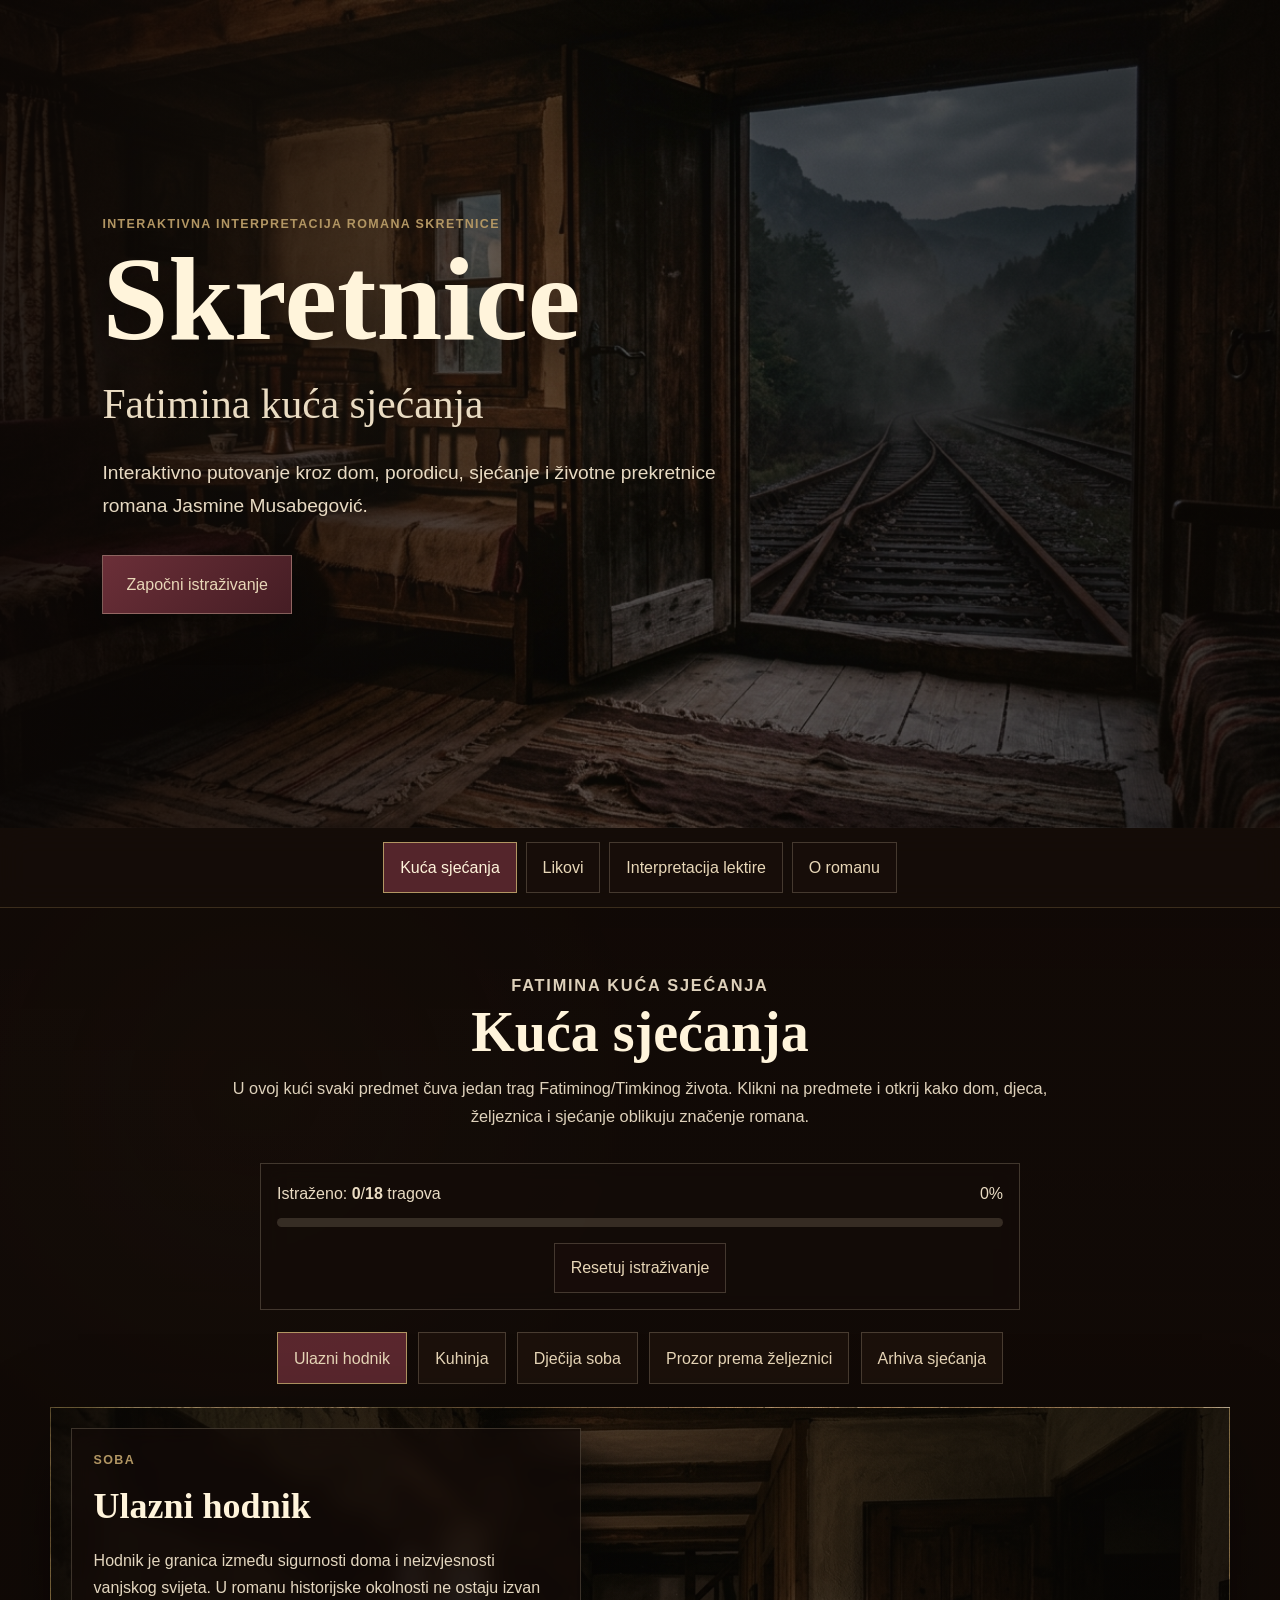
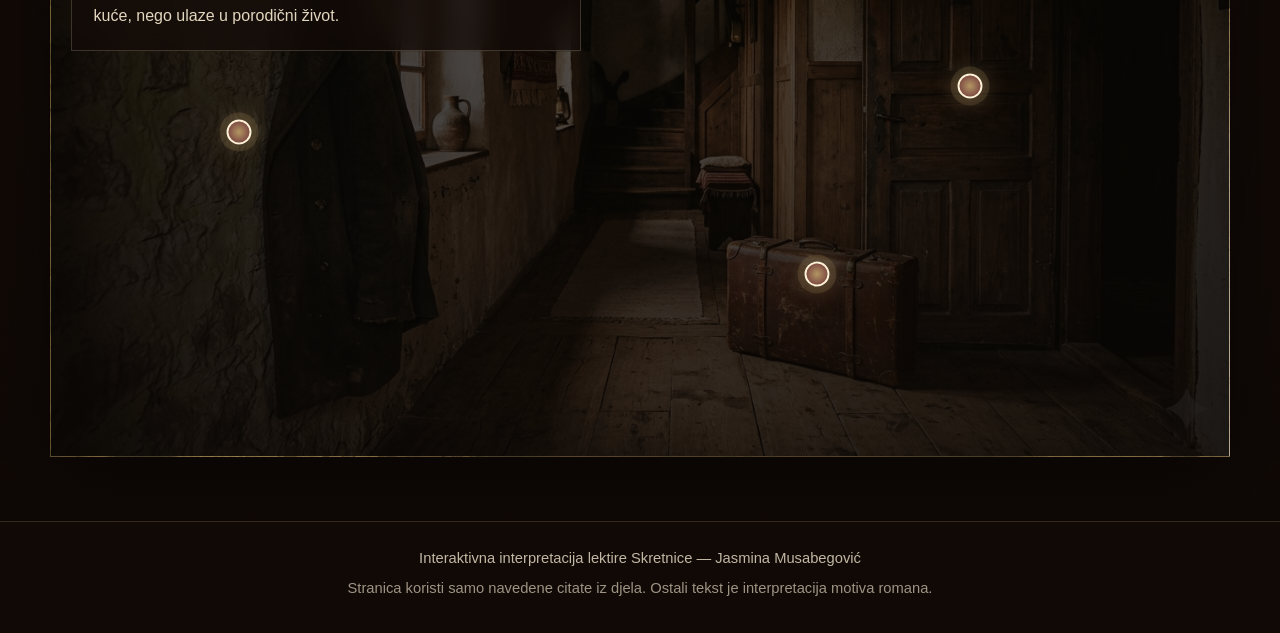
<file: index.html>
<!DOCTYPE html>
<html lang="bs">
<head>
    <meta charset="UTF-8">
    <meta name="viewport" content="width=device-width, initial-scale=1.0">
    <title>Fatimina kuća sjećanja</title>
    <link rel="stylesheet" href="style.css">
    <script src="script.js" defer></script>
</head>
<body>
    <div class="dust-particles" id="dustParticles" aria-hidden="true"></div>

    <header class="hero" id="hero">
        <div class="hero__overlay"></div>
        <div class="hero__content">
            <p class="hero__eyebrow">Interaktivna interpretacija romana Skretnice</p>
            <h1>Skretnice</h1>
            <p class="hero__subtitle">Fatimina kuća sjećanja</p>
            <p class="hero__text">Interaktivno putovanje kroz dom, porodicu, sjećanje i životne prekretnice romana Jasmine Musabegović.</p>
            <button class="primary-btn" type="button" id="startBtn">Započni istraživanje</button>
        </div>
    </header>

    <nav class="tabs-nav" aria-label="Glavni dijelovi stranice">
        <button class="tab-btn active" type="button" data-tab="kuca" aria-current="page">Kuća sjećanja</button>
        <button class="tab-btn" type="button" data-tab="likovi">Likovi</button>
        <button class="tab-btn" type="button" data-tab="interpretacija">Interpretacija lektire</button>
        <button class="tab-btn" type="button" data-tab="oromanu">O romanu</button>
    </nav>

    <main class="site-main" id="glavni-dio">
        <section class="tab-content active" id="tab-kuca" data-bg="assets/images/hodnik.png">
            <div class="section-shell">
                <div class="section-header">
                    <p class="section-kicker">Fatimina kuća sjećanja</p>
                    <h2>Kuća sjećanja</h2>
                    <p>U ovoj kući svaki predmet čuva jedan trag Fatiminog/Timkinog života. Klikni na predmete i otkrij kako dom, djeca, željeznica i sjećanje oblikuju značenje romana.</p>
                </div>

                <div class="progress-panel" aria-live="polite">
                    <div class="progress-text">
                        <span>Istraženo: <strong id="exploredCount">0</strong>/<strong id="totalCount">18</strong> tragova</span>
                        <span id="progressPercent">0%</span>
                    </div>
                    <div class="progress-track" aria-hidden="true">
                        <div class="progress-fill" id="progressFill"></div>
                    </div>
                    <button class="secondary-btn" type="button" id="resetBtn">Resetuj istraživanje</button>
                </div>

                <div class="room-nav" id="roomNav" aria-label="Izbor soba"></div>

                <article class="memory-room" id="memoryRoom">
                    <div class="room-copy">
                        <p class="room-label">Soba</p>
                        <h3 id="roomTitle"></h3>
                        <p id="roomIntro"></p>
                    </div>
                    <div class="hotspot-layer" id="hotspotLayer"></div>
                </article>
            </div>
        </section>

        <section class="tab-content image-section" id="tab-likovi" style="--section-image: url('assets/images/likovi.png')">
            <div class="section-shell">
                <div class="section-header">
                    <p class="section-kicker">Arhivski dosjei</p>
                    <h2>Likovi</h2>
                    <p>Likovi u romanu Skretnice nisu prikazani samo kroz vanjsku radnju, nego kroz porodične odnose, šutnju, brigu i historijske okolnosti.</p>
                </div>

                <div class="cards-grid">
                    <article class="archive-card">
                        <span class="card-label">Glavna junakinja</span>
                        <h3>Fatima/Timka</h3>
                        <p>Fatima/Timka je centralni lik romana. Ona je majka, supruga i žena čiji se život oblikuje kroz porodicu, dom i historijske okolnosti. Kroz njen lik prikazuje se položaj žene u patrijarhalnom društvu. Njena snaga nije glasna, nego tiha: vidi se kroz brigu za djecu, izdržljivost, šutnju i sjećanje.</p>
                    </article>
                    <article class="archive-card">
                        <span class="card-label">Fatimin/Timkin muž</span>
                        <h3>Nezir</h3>
                        <p>Nezir je povezan sa željeznicom, što dodatno povezuje njegov lik s naslovom romana. Kroz odnos s Fatimom/Timkom prikazuju se patrijarhalni odnosi, porodična odgovornost i težina života u vremenu historijskih promjena.</p>
                    </article>
                    <article class="archive-card">
                        <span class="card-label">Središte Fatiminog/Timkinog života</span>
                        <h3>Djeca</h3>
                        <p>Djeca su razlog njene borbe, brige i izdržljivosti. Kroz njih se prikazuju majčinstvo, odgovornost, nada i strah za budućnost. Ona nisu samo sporedni motiv, nego jedan od temelja značenja romana.</p>
                    </article>
                    <article class="archive-card">
                        <span class="card-label">Porodična bliskost</span>
                        <h3>Bećir / Beča</h3>
                        <p>Bećir, odnosno Beča, važan je zbog načina na koji se u romanu prikazuje porodično imenovanje i bliskost. Nadimak pokazuje intimni prostor porodice i način na koji Fatima/Timka doživljava svoje bližnje.</p>
                    </article>
                    <article class="archive-card">
                        <span class="card-label">Prostor ljubavi, obaveze i opstanka</span>
                        <h3>Porodica</h3>
                        <p>Porodica u romanu nije samo pozadina radnje. Ona je prostor ljubavi, brige, pritiska, obaveze i opstanka. Kroz porodicu se najbolje vidi Fatimina/Timkina uloga majke i čuvarice doma.</p>
                    </article>
                </div>
            </div>
        </section>

        <section class="tab-content image-section" id="tab-interpretacija" style="--section-image: url('assets/images/interpretacija.png')">
            <div class="section-shell narrow">
                <div class="section-header">
                    <p class="section-kicker">Tumačenje motiva</p>
                    <h2>Interpretacija lektire</h2>
                    <p>Ova interaktivna stranica prikazuje roman Skretnice kroz prostor Fatimine/Timkine kuće. Svaka soba i svaki predmet imaju simbolično značenje: kuhinja predstavlja svakodnevnu borbu i majčinstvo, dječija soba porodičnu bliskost, hodnik odlazak i nesigurnost, pogled prema željeznici životne prekretnice, a arhiva sjećanja tragove prošlosti. Na taj način stranica ne prepričava samo radnju, nego tumači glavne motive romana.</p>
                </div>

                <h3 class="content-title">Citati kao dokaz</h3>

                <div class="quote-block">
                    <div class="quote-card">
                        <span>Citat iz djela</span>
                        <blockquote>“U roditeljskoj je kući rodila kćerku, pa opet sina, i sada kćerku, koja se tek dočepala nogu. Znala je da će tako naizmjenično biti i kasnije, ako bude rađala; muško pa žensko.”</blockquote>
                    </div>
                    <div class="explanation-card">
                        <h4>Tumačenje citata 1</h4>
                        <p>Ovaj citat pokazuje koliko je Fatimin/Timkin život povezan s majčinstvom i porodicom. Djeca se ne pojavljuju samo kao sporedni likovi, nego kao središte njenog života. Kroz rađanje, brigu i svakodnevicu roman prikazuje ženu u prostoru doma, ali i pritisak očekivanja koja društvo stavlja pred nju.</p>
                    </div>
                </div>

                <div class="quote-block">
                    <div class="quote-card">
                        <span>Citat iz djela</span>
                        <blockquote>“Ovo troje je zvala djecom, a Bećir je ostao Beča, i ponekad ‘matori’.”</blockquote>
                    </div>
                    <div class="explanation-card">
                        <h4>Tumačenje citata 2</h4>
                        <p>Ovaj citat otkriva intimnost porodičnog prostora. Način na koji Fatima/Timka imenuje djecu pokazuje bliskost, nježnost i posebne odnose unutar porodice. Nadimak Beča pokazuje da porodica nije prikazana samo kao obaveza, nego i kao prostor emocije, navike i pripadnosti.</p>
                    </div>
                </div>

                <div class="conclusion-card">
                    <h3>Zaključak interpretacije</h3>
                    <p>Kroz ova dva citata vidi se zašto su djeca i porodica ključni motivi romana. Fatimina/Timkina snaga ne prikazuje se kroz velike govore ili vanjske pobjede, nego kroz svakodnevnu brigu, šutnju, rađanje, pamćenje i čuvanje porodice. Zato ova stranica koristi kuću kao glavni simbol: dom je mjesto gdje se historija, patrijarhalni odnosi i unutrašnji život žene susreću.</p>
                </div>
            </div>
        </section>

        <section class="tab-content image-section" id="tab-oromanu" style="--section-image: url('assets/images/o-romanu.png'), url('assets/images/interpretacija.png')">
            <div class="section-shell">
                <div class="section-header">
                    <p class="section-kicker">O djelu</p>
                    <h2>Skretnice — Jasmina Musabegović</h2>
                    <p>Skretnice je roman Jasmine Musabegović koji kroz lik Fatime/Timke prikazuje položaj žene, majčinstvo, porodicu, patrijarhalne odnose, historijske okolnosti, sjećanje i životne prekretnice. Naslov upućuje na željezničke skretnice, ali i na promjene pravca u ljudskom životu.</p>
                </div>

                <div class="info-grid">
                    <div class="info-card"><span>Autorica</span><strong>Jasmina Musabegović</strong></div>
                    <div class="info-card"><span>Vrsta djela</span><strong>roman</strong></div>
                    <div class="info-card"><span>Glavni lik</span><strong>Fatima/Timka</strong></div>
                    <div class="info-card"><span>Važni motivi</span><strong>djeca, dom, majčinstvo, šutnja, željeznica, sjećanje</strong></div>
                    <div class="info-card wide"><span>Glavna ideja</span><strong>historija se prikazuje kroz unutrašnji život žene i porodice</strong></div>
                </div>

                <article class="text-panel">
                    <h3>Kratki sadržaj</h3>
                    <p>Roman prati Fatimu/Timku, ženu čiji se život odvija kroz porodicu, dom i historijske promjene. Njena svakodnevnica obilježena je majčinstvom, odnosom s Nezirom, brigom za djecu, šutnjom i sjećanjem. Kroz njen život roman pokazuje kako velike historijske okolnosti mijenjaju obične ljude i njihove porodice.</p>
                </article>

                <div class="author-grid">
                    <article class="archive-card">
                        <span class="card-label">Biografija</span>
                        <h3>O autorici</h3>
                        <p>Jasmina Musabegović, rođena Alić, bila je bosanskohercegovačka i bošnjačka književnica, romansijerka, esejistkinja, književna kritičarka, urednica i prevoditeljica s francuskog jezika. Rođena je 1941. godine u Vogošći, a veliki dio djetinjstva provela je u Mostaru. U Sarajevu je završila klasičnu gimnaziju i studij južnoslavenskih književnosti i francuskog jezika.</p>
                        <p>Njen književni rad posebno je važan jer u središte stavlja ženski glas, porodično iskustvo, sjećanje, historiju i unutrašnji svijet žene. U svojim romanima ne prikazuje historiju samo kroz velike događaje, nego kroz svakodnevni život, porodicu, majčinstvo i sudbinu pojedinca.</p>
                        <p>Pisala je romane, eseje i književne kritike, a bavila se i prevođenjem. Među njenim poznatim djelima izdvajaju se <em>Snopis</em>, <em>Skretnice</em>, <em>Most</em> i <em>Žene</em>. Roman <em>Skretnice</em> smatra se jednim od njenih najpoznatijih djela.</p>
                    </article>
                    <article class="archive-card">
                        <span class="card-label">Veza s romanom</span>
                        <h3>Povezanost autorice i romana</h3>
                        <p>Roman Skretnice povezan je s književnim interesima Jasmine Musabegović jer u prvi plan stavlja ženu, porodicu i historijske okolnosti koje oblikuju privatni život. Kroz Fatimu/Timku autorica prikazuje kako rat, patrijarhalni odnosi i društvene promjene djeluju na unutrašnji svijet žene.</p>
                        <p>Važna je i simbolika željeznice. U romanu željeznica i skretnice postaju simbol odlaska, čekanja, selidbi i životnih prekretnica. Na taj način autorica povezuje prostor doma s većim historijskim okolnostima.</p>
                        <p>Zbog toga se roman može razumjeti kao književni prostor u kojem se povezuju lično, porodično i historijsko iskustvo. Fatimina/Timkina kuća, djeca, šutnja i sjećanje nisu samo elementi radnje, nego način da se prikaže kako velika historija ulazi u svakodnevni život obične žene.</p>
                    </article>
                </div>
            </div>
        </section>
    </main>

    <div class="popup" id="discoveryModal" aria-hidden="true">
        <div class="popup__card" role="dialog" aria-modal="true" aria-labelledby="modalTitle">
            <button class="popup__close" type="button" id="modalClose" aria-label="Zatvori karticu">×</button>
            <p class="popup__label">Otkriven trag</p>
            <h3 id="modalTitle"></h3>
            <p id="modalText"></p>
        </div>
    </div>

    <div class="completion-message" id="completionMessage" aria-hidden="true">
        <div class="completion-card" role="dialog" aria-modal="true">
            <h3>Kuća je istražena</h3>
            <p>Otkrio/la si sve tragove Fatimine kuće sjećanja. Sada možeš otvoriti tab Interpretacija lektire i povezati simbole s citatima iz djela.</p>
        </div>
    </div>

    <footer class="site-footer">
        <p>Interaktivna interpretacija lektire Skretnice — Jasmina Musabegović</p>
        <p>Stranica koristi samo navedene citate iz djela. Ostali tekst je interpretacija motiva romana.</p>
    </footer>
</body>
</html>
</file>
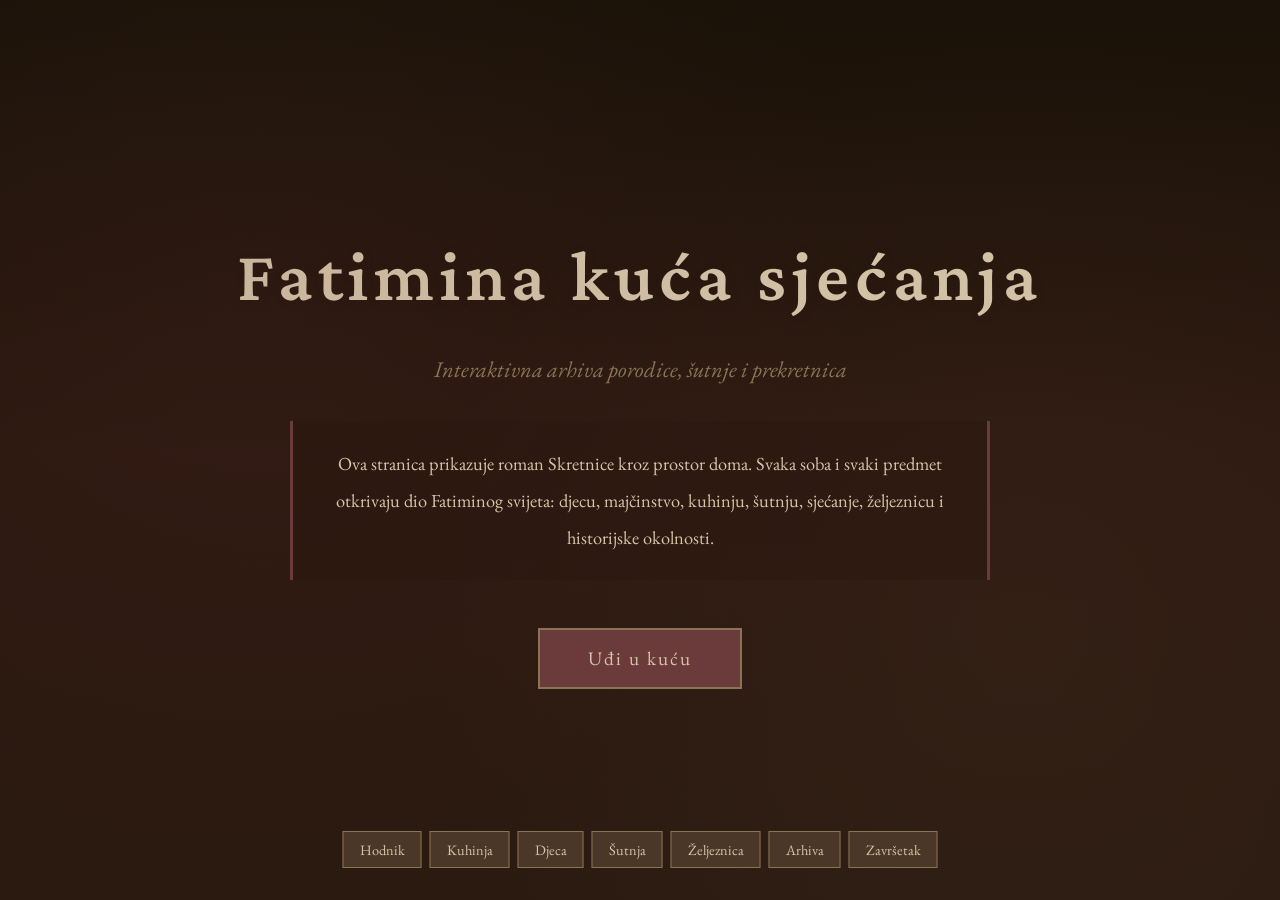
<file: public/index.html>
<!DOCTYPE html>
<html lang="bs">
<head>
    <meta charset="UTF-8">
    <meta name="viewport" content="width=device-width, initial-scale=1.0">
    <title>Fatimina kuća sjećanja</title>
    <style>
        @import url('https://fonts.googleapis.com/css2?family=Crimson+Pro:ital,wght@0,400;0,600;1,400&family=EB+Garamond:ital,wght@0,400;0,600;1,400&display=swap');

        * {
            margin: 0;
            padding: 0;
            box-sizing: border-box;
        }

        :root {
            --dark-brown: #2C1810;
            --bordo: #6B3A3A;
            --beige: #D4C4A8;
            --dark-gray: #3A3A3A;
            --muted-gold: #8B7355;
            --old-paper: #E8DCC8;
            --warm-brown: #4A3728;
            --soft-shadow: rgba(44, 24, 16, 0.3);
        }

        body {
            font-family: 'EB Garamond', Georgia, serif;
            background-color: var(--dark-brown);
            color: var(--beige);
            line-height: 1.8;
            overflow-x: hidden;
        }

        .hero {
            min-height: 100vh;
            display: flex;
            flex-direction: column;
            justify-content: center;
            align-items: center;
            text-align: center;
            padding: 2rem;
            background: linear-gradient(180deg, #1a1208 0%, var(--dark-brown) 50%, #2a1a10 100%);
            position: relative;
        }

        .hero::before {
            content: '';
            position: absolute;
            top: 0;
            left: 0;
            right: 0;
            bottom: 0;
            background-image: 
                radial-gradient(circle at 20% 30%, rgba(107, 58, 58, 0.1) 0%, transparent 50%),
                radial-gradient(circle at 80% 70%, rgba(139, 115, 85, 0.08) 0%, transparent 50%);
            pointer-events: none;
        }

        .hero h1 {
            font-family: 'Crimson Pro', Georgia, serif;
            font-size: clamp(2.5rem, 6vw, 4.5rem);
            font-weight: 600;
            letter-spacing: 0.08em;
            margin-bottom: 0.5rem;
            text-shadow: 2px 2px 8px var(--soft-shadow);
            animation: fadeIn 2s ease-out;
        }

        .hero .subtitle {
            font-style: italic;
            font-size: clamp(1rem, 2.5vw, 1.4rem);
            color: var(--muted-gold);
            margin-bottom: 2rem;
            animation: fadeIn 2s ease-out 0.5s both;
        }

        .hero .intro {
            max-width: 700px;
            font-size: 1.15rem;
            line-height: 2;
            margin-bottom: 3rem;
            padding: 1.5rem 2rem;
            background: rgba(44, 24, 16, 0.6);
            border-left: 3px solid var(--bordo);
            border-right: 3px solid var(--bordo);
            animation: fadeIn 2s ease-out 1s both;
        }

        .btn-enter {
            font-family: 'EB Garamond', Georgia, serif;
            font-size: 1.2rem;
            padding: 1rem 3rem;
            background: var(--bordo);
            color: var(--beige);
            border: 2px solid var(--muted-gold);
            cursor: pointer;
            transition: all 0.6s ease;
            letter-spacing: 0.1em;
            animation: fadeIn 2s ease-out 1.5s both;
        }

        .btn-enter:hover {
            background: var(--muted-gold);
            color: var(--dark-brown);
            transform: scale(1.05);
        }

        @keyframes fadeIn {
            from { opacity: 0; transform: translateY(20px); }
            to { opacity: 1; transform: translateY(0); }
        }

        .room {
            min-height: 100vh;
            padding: 4rem 2rem;
            display: none;
            flex-direction: column;
            align-items: center;
            justify-content: center;
            position: relative;
        }

        .room.active {
            display: flex;
        }

        .room-title {
            font-family: 'Crimson Pro', Georgia, serif;
            font-size: clamp(2rem, 5vw, 3rem);
            margin-bottom: 1.5rem;
            text-align: center;
            border-bottom: 2px solid var(--muted-gold);
            padding-bottom: 1rem;
        }

        .room-text {
            max-width: 650px;
            text-align: center;
            font-size: 1.15rem;
            line-height: 2;
            margin-bottom: 3rem;
            font-style: italic;
        }

        .items-grid {
            display: grid;
            grid-template-columns: repeat(auto-fit, minmax(200px, 1fr));
            gap: 2rem;
            max-width: 900px;
            width: 100%;
            padding: 1rem;
        }

        .item {
            background: linear-gradient(145deg, var(--warm-brown), var(--dark-brown));
            border: 1px solid var(--muted-gold);
            padding: 2rem 1.5rem;
            text-align: center;
            cursor: pointer;
            transition: all 0.5s ease;
            position: relative;
            overflow: hidden;
        }

        .item::before {
            content: '';
            position: absolute;
            top: 0;
            left: -100%;
            width: 100%;
            height: 100%;
            background: linear-gradient(90deg, transparent, rgba(212, 196, 168, 0.1), transparent);
            transition: left 0.8s ease;
        }

        .item:hover::before {
            left: 100%;
        }

        .item:hover {
            background: linear-gradient(145deg, var(--bordo), var(--warm-brown));
            transform: translateY(-5px);
            box-shadow: 0 10px 30px var(--soft-shadow);
        }

        .item-icon {
            font-size: 2.5rem;
            margin-bottom: 1rem;
            display: block;
        }

        .item-name {
            font-family: 'Crimson Pro', Georgia, serif;
            font-size: 1.3rem;
            font-weight: 600;
        }

        .tooltip {
            position: fixed;
            top: 50%;
            left: 50%;
            transform: translate(-50%, -50%);
            background: var(--old-paper);
            color: var(--dark-brown);
            padding: 2rem 2.5rem;
            max-width: 500px;
            text-align: center;
            font-size: 1.1rem;
            line-height: 1.8;
            border: 3px solid var(--muted-gold);
            box-shadow: 0 20px 60px rgba(0,0,0,0.5);
            z-index: 1000;
            opacity: 0;
            visibility: hidden;
            transition: all 0.5s ease;
        }

        .tooltip.show {
            opacity: 1;
            visibility: visible;
        }

        .tooltip-close {
            margin-top: 1.5rem;
            padding: 0.5rem 2rem;
            background: var(--dark-brown);
            color: var(--beige);
            border: 1px solid var(--muted-gold);
            cursor: pointer;
            font-family: 'EB Garamond', serif;
            transition: all 0.3s ease;
        }

        .tooltip-close:hover {
            background: var(--bordo);
        }

        .overlay {
            position: fixed;
            top: 0;
            left: 0;
            right: 0;
            bottom: 0;
            background: rgba(0,0,0,0.8);
            z-index: 999;
            opacity: 0;
            visibility: hidden;
            transition: all 0.5s ease;
        }

        .overlay.show {
            opacity: 1;
            visibility: visible;
        }

        #entrance {
            background: linear-gradient(180deg, var(--dark-brown) 0%, #1a1208 100%);
        }

        #kitchen {
            background: linear-gradient(180deg, #3a2820 0%, var(--warm-brown) 50%, #2a1a10 100%);
        }

        #children {
            background: linear-gradient(180deg, var(--warm-brown) 0%, var(--bordo) 50%, var(--dark-brown) 100%);
        }

        #silence {
            background: linear-gradient(180deg, #1a1208 0%, #0d0906 100%);
        }

        #railway {
            background: linear-gradient(180deg, #1a1208 0%, #2a2a3a 50%, #1a1208 100%);
        }

        #archive {
            background: linear-gradient(180deg, var(--dark-brown) 0%, var(--warm-brown) 50%, #2a1a10 100%);
        }

        #final {
            background: linear-gradient(180deg, var(--warm-brown) 0%, var(--dark-brown) 50%, #1a1208 100%);
        }

        .nav-room {
            position: fixed;
            bottom: 2rem;
            right: 2rem;
            z-index: 100;
            display: flex;
            gap: 0.5rem;
        }

        .nav-btn {
            width: 50px;
            height: 50px;
            background: var(--warm-brown);
            border: 1px solid var(--muted-gold);
            color: var(--beige);
            cursor: pointer;
            font-size: 1.2rem;
            transition: all 0.3s ease;
            display: none;
        }

        .nav-btn.show {
            display: flex;
            align-items: center;
            justify-content: center;
        }

        .nav-btn:hover {
            background: var(--bordo);
        }

        .quote-card {
            background: var(--old-paper);
            color: var(--dark-brown);
            padding: 2rem 2.5rem;
            max-width: 600px;
            margin: 1.5rem auto;
            border: none;
            box-shadow: 
                0 4px 20px var(--soft-shadow),
                inset 0 0 30px rgba(139, 115, 85, 0.1);
            position: relative;
            transform: rotate(-1deg);
            font-style: italic;
            font-size: 1.1rem;
            line-height: 1.9;
        }

        .quote-card::before {
            content: '"';
            position: absolute;
            top: 10px;
            left: 15px;
            font-size: 4rem;
            color: var(--muted-gold);
            opacity: 0.3;
            font-family: Georgia, serif;
        }

        .quote-card:nth-child(2) {
            transform: rotate(1deg);
        }

        .quote-explanation {
            max-width: 600px;
            text-align: center;
            margin: 1rem auto 2rem;
            font-size: 1rem;
            line-height: 1.9;
        }

        .wall-words {
            display: flex;
            flex-wrap: wrap;
            justify-content: center;
            gap: 1.5rem;
            max-width: 700px;
        }

        .wall-word {
            font-family: 'Crimson Pro', Georgia, serif;
            font-size: 1.5rem;
            color: rgba(212, 196, 168, 0.15);
            cursor: pointer;
            transition: all 0.6s ease;
            padding: 0.5rem 1rem;
            border: 1px solid rgba(212, 196, 168, 0.1);
        }

        .wall-word:hover,
        .wall-word.lit {
            color: var(--beige);
            text-shadow: 0 0 20px rgba(212, 196, 168, 0.5);
            border-color: var(--muted-gold);
        }

        .railway-layers {
            display: flex;
            flex-wrap: wrap;
            justify-content: center;
            gap: 2rem;
            margin-top: 2rem;
        }

        .railway-layer {
            width: 200px;
            height: 150px;
            background: rgba(58, 58, 74, 0.3);
            border: 1px solid var(--muted-gold);
            display: flex;
            align-items: center;
            justify-content: center;
            cursor: pointer;
            transition: all 0.5s ease;
            font-size: 1.1rem;
        }

        .railway-layer:hover {
            background: rgba(107, 58, 58, 0.4);
            box-shadow: 0 0 30px rgba(139, 115, 85, 0.2);
        }

        .archive-items {
            display: grid;
            grid-template-columns: repeat(auto-fit, minmax(180px, 1fr));
            gap: 2rem;
            max-width: 800px;
            width: 100%;
        }

        .archive-item {
            background: linear-gradient(145deg, var(--warm-brown), var(--dark-brown));
            border: 1px solid var(--muted-gold);
            padding: 2rem;
            text-align: center;
            cursor: pointer;
            transition: all 0.5s ease;
            position: relative;
        }

        .archive-item:hover {
            transform: translateY(-5px) rotate(1deg);
            box-shadow: 0 10px 30px var(--soft-shadow);
        }

        .archive-item:nth-child(odd):hover {
            transform: translateY(-5px) rotate(-1deg);
        }

        .conclusions {
            max-width: 700px;
            margin: 2rem auto;
            text-align: left;
        }

        .conclusion-item {
            padding: 1rem 1.5rem;
            margin-bottom: 1rem;
            background: rgba(74, 55, 40, 0.4);
            border-left: 3px solid var(--muted-gold);
            font-size: 1.1rem;
            line-height: 1.8;
        }

        .btn-back {
            font-family: 'EB Garamond', Georgia, serif;
            font-size: 1.1rem;
            padding: 0.8rem 2.5rem;
            background: transparent;
            color: var(--beige);
            border: 2px solid var(--muted-gold);
            cursor: pointer;
            transition: all 0.5s ease;
            margin-top: 2rem;
        }

        .btn-back:hover {
            background: var(--bordo);
            border-color: var(--bordo);
        }

        .back-to-top {
            position: fixed;
            top: 2rem;
            left: 2rem;
            background: var(--warm-brown);
            border: 1px solid var(--muted-gold);
            color: var(--beige);
            width: 50px;
            height: 50px;
            cursor: pointer;
            font-size: 1.2rem;
            transition: all 0.3s ease;
            display: none;
            z-index: 100;
        }

        .back-to-top.show {
            display: flex;
            align-items: center;
            justify-content: center;
        }

        .back-to-top:hover {
            background: var(--bordo);
        }

        .nav-rooms {
            position: fixed;
            bottom: 2rem;
            left: 50%;
            transform: translateX(-50%);
            display: flex;
            gap: 0.5rem;
            z-index: 100;
            flex-wrap: wrap;
            justify-content: center;
            max-width: 90vw;
        }

        .nav-room-btn {
            padding: 0.5rem 1rem;
            background: var(--warm-brown);
            border: 1px solid var(--muted-gold);
            color: var(--beige);
            cursor: pointer;
            font-family: 'EB Garamond', serif;
            font-size: 0.9rem;
            transition: all 0.3s ease;
        }

        .nav-room-btn:hover,
        .nav-room-btn.active {
            background: var(--bordo);
        }

        @media (max-width: 768px) {
            .items-grid {
                grid-template-columns: 1fr 1fr;
            }
            
            .nav-room {
                flex-wrap: wrap;
                right: 1rem;
                bottom: 1rem;
            }

            .railway-layers {
                flex-direction: column;
                align-items: center;
            }

            .railway-layer {
                width: 160px;
                height: 120px;
            }
        }

        @media (max-width: 480px) {
            .items-grid {
                grid-template-columns: 1fr;
            }

            .room {
                padding: 3rem 1rem;
            }

            .hero .intro {
                padding: 1rem;
                font-size: 1rem;
            }
        }

        .fade-in {
            animation: fadeIn 1s ease-out;
        }

        .section-visible {
            opacity: 1;
            visibility: visible;
        }
    </style>
</head>
<body>

    <div class="overlay" id="overlay"></div>
    <div class="tooltip" id="tooltip">
        <span id="tooltip-text"></span>
        <button class="tooltip-close" onclick="closeTooltip()">Zatvori</button>
    </div>

    <button class="back-to-top" id="backToTop" onclick="scrollToTop()">↑</button>

    <section class="hero" id="hero">
        <h1>Fatimina kuća sjećanja</h1>
        <p class="subtitle">Interaktivna arhiva porodice, šutnje i prekretnica</p>
        <p class="intro">Ova stranica prikazuje roman Skretnice kroz prostor doma. Svaka soba i svaki predmet otkrivaju dio Fatiminog svijeta: djecu, majčinstvo, kuhinju, šutnju, sjećanje, željeznicu i historijske okolnosti.</p>
        <button class="btn-enter" onclick="enterHouse()">Uđi u kuću</button>
    </section>

    <section class="room" id="entrance">
        <h2 class="room-title">Ulazni hodnik</h2>
        <p class="room-text">Hodnik je granica između vanjskog svijeta i unutrašnjeg života. U romanu Skretnice historija ne ostaje izvan kuće. Ona ulazi u dom, porodicu i Fatiminu svakodnevicu.</p>
        <div class="items-grid">
            <div class="item" onclick="showTooltip('Kaput podsjeća na odlazak, selidbe i nesigurnost.')">
                <span class="item-icon">🧥</span>
                <span class="item-name">Kaput</span>
            </div>
            <div class="item" onclick="showTooltip('Kofer simbolizira život koji se često mora premještati zbog okolnosti koje čovjek ne bira.')">
                <span class="item-icon">🧳</span>
                <span class="item-name">Stari kofer</span>
            </div>
            <div class="item" onclick="showTooltip('Vrata označavaju granicu između sigurnosti doma i neizvjesnosti vanjskog svijeta.')">
                <span class="item-icon">🚪</span>
                <span class="item-name">Vrata</span>
            </div>
        </div>
        <button class="btn-back" onclick="goToRoom('kitchen')">Idi u kuhinju →</button>
    </section>

    <section class="room" id="kitchen">
        <h2 class="room-title">Kuhinja</h2>
        <p class="room-text">Kuhinja je Fatimin prostor svakodnevnice. U njoj se priprema hrana, čuva porodica i potiskuju brige. Ona nije samo kućni prostor, nego mjesto rada, sjećanja i ženske izdržljivosti.</p>
        <div class="items-grid">
            <div class="item" onclick="showTooltip('Sto predstavlja porodicu i svakodnevnu borbu da se život održi.')">
                <span class="item-icon">🪑</span>
                <span class="item-name">Sto</span>
            </div>
            <div class="item" onclick="showTooltip('Tijesto simbolizira rad, brigu, majčinstvo i ponavljanje svakodnevnih obaveza. Fatima/Timka je uvijek pravila hljeb, pa taj predmet dodatno pokazuje njenu stalnu brigu za porodicu.')">
                <span class="item-icon">🥖</span>
                <span class="item-name">Tijesto</span>
            </div>
            <div class="item" onclick="showTooltip('Prozor pokazuje Fatiminu vezu s vanjskim svijetom, ali i udaljenost od slobode.')">
                <span class="item-icon">🪟</span>
                <span class="item-name">Prozor</span>
            </div>
            <div class="item" onclick="showTooltip('Prazna stolica podsjeća na odsutnost, čekanje i strah od gubitka.')">
                <span class="item-icon">🪑</span>
                <span class="item-name">Prazna stolica</span>
            </div>
        </div>
        <div style="display: flex; gap: 1rem; flex-wrap: wrap; justify-content: center;">
            <button class="btn-back" onclick="goToRoom('entrance')">← Ulazni hodnik</button>
            <button class="btn-back" onclick="goToRoom('children')">Idi u dječiju sobu →</button>
        </div>
    </section>

    <section class="room" id="children">
        <h2 class="room-title">Dječija soba</h2>
        <p class="room-text">Djeca su središte Fatiminog života. Kroz njih se prikazuju majčinstvo, odgovornost, porodična bliskost i strah za budućnost.</p>
        
        <div class="quote-card">
            "U roditeljskoj je kući rodila kćerku, pa opet sina, i sada kćerku, koja se tek dočepala nogu. Znala je da će tako naizmjenično biti i kasnije, ako bude rađala; muško pa žensko."
        </div>
        <p class="quote-explanation">Ovaj citat pokazuje kako je Fatimin život snažno vezan za rađanje, porodicu i majčinstvo. Djeca nisu samo dio radnje, nego osnova njenog identiteta i njene brige.</p>
        
        <div class="quote-card">
            "Ovo troje je zvala djecom, a Bećir je ostao Beča, i ponekad 'matori'."
        </div>
        <p class="quote-explanation">Ovdje se vidi intimni porodični govor. Način na koji Fatima imenuje djecu pokazuje bliskost, nježnost i posebne odnose unutar porodice.</p>

        <div class="items-grid">
            <div class="item" onclick="showTooltip('Igračka simbolizira djetinjstvo koje mora postojati čak i u teškom vremenu.')">
                <span class="item-icon">🪆</span>
                <span class="item-name">Drvena igračka</span>
            </div>
            <div class="item" onclick="showTooltip('Krevet predstavlja krhkost djece i Fatiminu potrebu da ih zaštiti.')">
                <span class="item-icon">🛏️</span>
                <span class="item-name">Dječiji krevet</span>
            </div>
            <div class="item" onclick="showTooltip('Male cipele označavaju odrastanje, kretanje i život koji se nastavlja.')">
                <span class="item-icon">👟</span>
                <span class="item-name">Mali par cipela</span>
            </div>
            <div class="item" onclick="showTooltip('Porodična bilješka čuva tragove imena, nadimaka i bliskosti.')">
                <span class="item-icon">📝</span>
                <span class="item-name">Porodična bilješka</span>
            </div>
        </div>
        <div style="display: flex; gap: 1rem; flex-wrap: wrap; justify-content: center;">
            <button class="btn-back" onclick="goToRoom('kitchen')">← Kuhinja</button>
            <button class="btn-back" onclick="goToRoom('silence')">Idi u sobu šutnje →</button>
        </div>
    </section>

    <section class="room" id="silence">
        <h2 class="room-title">Soba šutnje</h2>
        <p class="room-text">Fatimina šutnja nije praznina. Ona pokazuje položaj žene koja često ne može otvoreno govoriti o sebi. U njenoj tišini nalaze se strah, odgovornost, ljubav, umor i izdržljivost.</p>
        
        <div class="wall-words">
            <span class="wall-word" data-word="strah" onclick="lightWord(this, 'Strah je stalno prisutan, ali ga Fatima ne smije uvijek pokazati.')">strah</span>
            <span class="wall-word" data-word="majčinstvo" onclick="lightWord(this, 'Majčinstvo je njena najveća briga i izvor snage.')">majčinstvo</span>
            <span class="wall-word" data-word="dom" onclick="lightWord(this, 'Dom je i utočište i prostor ograničenja.')">dom</span>
            <span class="wall-word" data-word="odgovornost" onclick="lightWord(this, 'Fatima nosi teret porodice i svakodnevnog opstanka.')">odgovornost</span>
            <span class="wall-word" data-word="sjećanje" onclick="lightWord(this, 'Prošlost se vraća kroz misli, predmete i atmosferu.')">sjećanje</span>
            <span class="wall-word" data-word="izdržljivost" onclick="lightWord(this, 'Fatimina snaga nije glasna, ali je duboka.')">izdržljivost</span>
        </div>
        <button class="btn-back" onclick="goToRoom('children')">← Dječija soba</button>
        <button class="btn-back" onclick="goToRoom('railway')">Idi ka prozoru →</button>
    </section>

    <section class="room" id="railway">
        <h2 class="room-title">prozori prema željeznici</h2>
        <p class="room-text">Kroz motiv željeznice roman povezuje prostor, odlazak, čekanje i promjenu. Skretnice nisu samo dio pruge, nego simbol trenutaka kada se ljudski život preusmjeri.</p>
        
        <div class="railway-layers">
            <div class="railway-layer" onclick="showTooltip('Šine predstavljaju pravac života koji nije uvijek slobodno izabran.')">
                <span>Šine</span>
            </div>
            <div class="railway-layer" onclick="showTooltip('Stanica je mjesto čekanja, odlazaka i neizvjesnosti.')">
                <span>Stanica</span>
            </div>
            <div class="railway-layer" onclick="showTooltip('Magla simbolizira nejasnu budućnost i strah od onoga što dolazi.')">
                <span>Magla</span>
            </div>
        </div>
        <div style="display: flex; gap: 1rem; flex-wrap: wrap; justify-content: center;">
            <button class="btn-back" onclick="goToRoom('silence')">← Soba šutnje</button>
            <button class="btn-back" onclick="goToRoom('archive')">Idi u arhivu →</button>
        </div>
    </section>

    <section class="room" id="archive">
        <h2 class="room-title">Arhiva sjećanja</h2>
        <p class="room-text">Sjećanje u romanu povezuje prošlost i sadašnjost. Ono čuva ono što se izgubilo, ali i vraća bol koja nije prošla.</p>
        
        <div class="archive-items">
            <div class="archive-item" onclick="showTooltip('Fotografija simbolizira prošlost i porodične tragove.')">
                <span class="item-icon">📷</span>
                <span class="item-name">Stara fotografija</span>
            </div>
            <div class="archive-item" onclick="showTooltip('Ključ predstavlja dom, pripadnost i granice prostora.')">
                <span class="item-icon">🔑</span>
                <span class="item-name">Ključ</span>
            </div>
            <div class="archive-item" onclick="showTooltip('Pismo predstavlja neizgovorene misli i unutrašnji glas.')">
                <span class="item-icon">✉️</span>
                <span class="item-name">Pismo</span>
            </div>
            <div class="archive-item" onclick="showTooltip('Poderani papir pokazuje da se sjećanja često javljaju u fragmentima.')">
                <span class="item-icon">📄</span>
                <span class="item-name">Poderani papir</span>
            </div>
        </div>
        <div style="display: flex; gap: 1rem; flex-wrap: wrap; justify-content: center;">
            <button class="btn-back" onclick="goToRoom('railway')">← Prozor prema željeznici</button>
            <button class="btn-back" onclick="goToRoom('final')">Idi u završnu sobu →</button>
        </div>
    </section>

    <section class="room" id="final">
        <h2 class="room-title">Šta kuća pamti?</h2>
        <p class="room-text">Fatimina kuća sjećanja pokazuje da se roman Skretnice ne može razumjeti samo kao priča o historijskim događajima. To je roman o ženi, porodici, djeci, šutnji i prekretnicama koje oblikuju ljudski život. Historija se u djelu ne vidi samo izvana, nego i iznutra: u domu, kuhinji, majčinskoj brizi i sjećanju.</p>
        
        <div class="conclusions">
            <div class="conclusion-item">Fatima/Timka je glavni lik kroz koji se prikazuje ženska sudbina.</div>
            <div class="conclusion-item">Djeca su centar njenog života i njene odgovornosti.</div>
            <div class="conclusion-item">Dom je prostor sigurnosti, ali i pritiska.</div>
            <div class="conclusion-item">Željeznica i skretnice simboliziraju promjene životnog pravca.</div>
            <div class="conclusion-item">Roman prikazuje historiju kroz unutrašnji svijet običnog čovjeka.</div>
        </div>
        
        <button class="btn-back" onclick="goToRoom('entrance')">Vrati se na početak</button>
    </section>

    <div class="nav-rooms" id="navRooms">
        <button class="nav-room-btn" onclick="goToRoom('entrance')">Hodnik</button>
        <button class="nav-room-btn" onclick="goToRoom('kitchen')">Kuhinja</button>
        <button class="nav-room-btn" onclick="goToRoom('children')">Djeca</button>
        <button class="nav-room-btn" onclick="goToRoom('silence')">Šutnja</button>
        <button class="nav-room-btn" onclick="goToRoom('railway')">Željeznica</button>
        <button class="nav-room-btn" onclick="goToRoom('archive')">Arhiva</button>
        <button class="nav-room-btn" onclick="goToRoom('final')">Završetak</button>
    </div>

    <script>
        let isInsideHouse = false;

        function enterHouse() {
            document.getElementById('hero').style.display = 'none';
            document.getElementById('entrance').classList.add('active');
            document.getElementById('navRooms').style.display = 'flex';
            document.getElementById('backToTop').classList.add('show');
            isInsideHouse = true;
            window.scrollTo(0, 0);
        }

        function goToRoom(roomId) {
            document.querySelectorAll('.room').forEach(room => {
                room.classList.remove('active');
            });
            document.getElementById(roomId).classList.add('active');
            window.scrollTo(0, 0);

            document.querySelectorAll('.nav-room-btn').forEach(btn => {
                btn.classList.remove('active');
            });
            event.target.classList.add('active');
        }

        function showTooltip(text) {
            document.getElementById('tooltip-text').textContent = text;
            document.getElementById('tooltip').classList.add('show');
            document.getElementById('overlay').classList.add('show');
        }

        function closeTooltip() {
            document.getElementById('tooltip').classList.remove('show');
            document.getElementById('overlay').classList.remove('show');
        }

        function lightWord(element, text) {
            element.classList.add('lit');
            showTooltip(text);
        }

        function scrollToTop() {
            window.scrollTo({ top: 0, behavior: 'smooth' });
        }

        document.getElementById('overlay').addEventListener('click', closeTooltip);

        document.addEventListener('keydown', function(e) {
            if (e.key === 'Escape') {
                closeTooltip();
            }
        });

        window.addEventListener('scroll', function() {
            const backToTop = document.getElementById('backToTop');
            if (window.scrollY > 500 && isInsideHouse) {
                backToTop.classList.add('show');
            } else {
                backToTop.classList.remove('show');
            }
        });
    </script>
</body>
</html>
</file>
<file: style.css>
:root {
    --brown-950: #160d09;
    --brown-900: #24150e;
    --brown-800: #332017;
    --brown-700: #4a2f22;
    --bordo: #6b2f38;
    --bordo-dark: #451d24;
    --paper: #eadcc3;
    --paper-deep: #d2bd96;
    --beige: #e8d7b8;
    --gold: #b29663;
    --gray: #6f6b63;
    --black-overlay: rgba(8, 5, 3, 0.72);
    --shadow: rgba(0, 0, 0, 0.38);
    --soft-border: rgba(232, 215, 184, 0.22);
    --serif: Georgia, "Times New Roman", serif;
    --sans: "Segoe UI", Arial, sans-serif;
}

* {
    box-sizing: border-box;
    margin: 0;
    padding: 0;
}

html {
    scroll-behavior: smooth;
}

body {
    min-height: 100vh;
    background:
        radial-gradient(circle at 18% 8%, rgba(107, 47, 56, 0.24), transparent 32rem),
        linear-gradient(180deg, var(--brown-950), var(--brown-900) 48%, #110b08);
    color: var(--beige);
    font-family: var(--sans);
    line-height: 1.7;
    overflow-x: hidden;
}

button {
    font: inherit;
}

.dust-particles {
    position: fixed;
    inset: 0;
    z-index: 1;
    pointer-events: none;
    overflow: hidden;
}

.dust-particle {
    position: absolute;
    bottom: -2rem;
    width: 3px;
    height: 3px;
    border-radius: 50%;
    background: rgba(232, 215, 184, 0.42);
    animation: dustFloat linear infinite;
}

.hero {
    min-height: 92vh;
    position: relative;
    display: grid;
    align-items: center;
    background-image: url("assets/images/hero.jpg"), url("assets/hero.png");
    background-size: cover;
    background-position: center;
    isolation: isolate;
}

.hero__overlay {
    position: absolute;
    inset: 0;
    z-index: -1;
    background:
        linear-gradient(90deg, rgba(12, 7, 5, 0.88), rgba(12, 7, 5, 0.52) 48%, rgba(12, 7, 5, 0.7)),
        radial-gradient(circle at 25% 35%, rgba(178, 150, 99, 0.18), transparent 28rem);
}

.hero__content {
    width: min(760px, calc(100% - 2rem));
    margin-left: clamp(1rem, 8vw, 7rem);
    animation: fadeIn 0.9s ease both;
}

.hero__eyebrow,
.section-kicker,
.room-label,
.popup__label,
.card-label,
.quote-card span,
.info-card span {
    color: var(--gold);
    font-size: 0.78rem;
    font-weight: 700;
    letter-spacing: 0.11em;
    text-transform: uppercase;
}

.hero h1 {
    margin-top: 0.5rem;
    color: #fff4db;
    font-family: var(--serif);
    font-size: clamp(3rem, 10vw, 7.4rem);
    font-weight: 700;
    line-height: 0.95;
    text-shadow: 0 18px 42px rgba(0, 0, 0, 0.58);
}

.hero__subtitle {
    margin-top: 0.85rem;
    color: var(--paper);
    font-family: var(--serif);
    font-size: clamp(1.45rem, 4vw, 2.6rem);
}

.hero__text {
    max-width: 620px;
    margin-top: 1.1rem;
    color: rgba(245, 232, 207, 0.94);
    font-size: clamp(1rem, 2vw, 1.2rem);
}

.primary-btn,
.secondary-btn,
.tab-btn,
.room-card {
    border: 1px solid var(--soft-border);
    color: var(--beige);
    background: rgba(26, 15, 10, 0.72);
    cursor: pointer;
    transition: transform 0.25s ease, border-color 0.25s ease, background 0.25s ease, box-shadow 0.25s ease;
}

.primary-btn {
    margin-top: 2rem;
    padding: 0.95rem 1.45rem;
    background: linear-gradient(135deg, var(--bordo), var(--bordo-dark));
    border-color: rgba(232, 215, 184, 0.34);
    box-shadow: 0 14px 35px rgba(0, 0, 0, 0.32);
}

.primary-btn:hover,
.secondary-btn:hover,
.tab-btn:hover,
.room-card:hover {
    transform: translateY(-2px);
    border-color: var(--gold);
    box-shadow: 0 14px 34px rgba(0, 0, 0, 0.3);
}

.tabs-nav {
    position: sticky;
    top: 0;
    z-index: 50;
    display: flex;
    justify-content: center;
    gap: 0.55rem;
    padding: 0.85rem 1rem;
    background: rgba(20, 12, 8, 0.92);
    border-bottom: 1px solid rgba(178, 150, 99, 0.24);
    backdrop-filter: blur(14px);
}

.tab-btn {
    min-height: 44px;
    padding: 0.7rem 1rem;
}

.tab-btn.active {
    color: #fff4db;
    background: rgba(107, 47, 56, 0.74);
    border-color: var(--gold);
}

.site-main {
    position: relative;
    z-index: 2;
}

.tab-content {
    display: none;
    min-height: 72vh;
    animation: slideUp 0.52s ease both;
}

.tab-content.active {
    display: block;
}

.image-section {
    position: relative;
    isolation: isolate;
    background-image: var(--section-image);
    background-size: cover;
    background-position: center;
}

.image-section::before,
#tab-kuca::before {
    content: "";
    position: absolute;
    inset: 0;
    z-index: -1;
    background:
        linear-gradient(180deg, rgba(14, 8, 5, 0.86), rgba(14, 8, 5, 0.74)),
        radial-gradient(circle at 20% 15%, rgba(178, 150, 99, 0.16), transparent 26rem);
}

.section-shell {
    width: min(1180px, calc(100% - 2rem));
    margin: 0 auto;
    padding: clamp(2rem, 5vw, 4.5rem) 0;
}

.section-shell.narrow {
    width: min(920px, calc(100% - 2rem));
}

.section-header {
    max-width: 820px;
    margin: 0 auto 2rem;
    text-align: center;
}

.section-header h2 {
    margin: 0.25rem 0 0.8rem;
    color: #fff4db;
    font-family: var(--serif);
    font-size: clamp(2rem, 5vw, 3.5rem);
    line-height: 1.05;
}

.section-header p {
    color: rgba(245, 232, 207, 0.9);
    font-size: 1.02rem;
}

.progress-panel {
    max-width: 760px;
    margin: 0 auto 1.25rem;
    padding: 1rem;
    background: rgba(22, 13, 9, 0.72);
    border: 1px solid var(--soft-border);
    backdrop-filter: blur(10px);
}

.progress-text {
    display: flex;
    justify-content: space-between;
    gap: 1rem;
    margin-bottom: 0.7rem;
    color: var(--paper);
}

.progress-track {
    height: 9px;
    overflow: hidden;
    background: rgba(232, 215, 184, 0.16);
    border-radius: 999px;
}

.progress-fill {
    width: 0;
    height: 100%;
    background: linear-gradient(90deg, var(--bordo), var(--gold));
    border-radius: inherit;
    transition: width 0.55s ease;
}

.secondary-btn {
    display: block;
    margin: 1rem auto 0;
    padding: 0.65rem 1rem;
}

.room-nav {
    display: flex;
    flex-wrap: wrap;
    justify-content: center;
    gap: 0.7rem;
    margin: 1.4rem 0;
}

.room-card {
    min-height: 46px;
    padding: 0.72rem 1rem;
    background: rgba(34, 21, 15, 0.7);
}

.room-card.active {
    background: rgba(107, 47, 56, 0.82);
    border-color: var(--gold);
}

.memory-room {
    min-height: 650px;
    position: relative;
    overflow: hidden;
    isolation: isolate;
    background-color: var(--brown-800);
    background-image: var(--room-image);
    background-size: cover;
    background-position: var(--room-position, center);
    border: 1px solid rgba(178, 150, 99, 0.34);
    box-shadow: 0 24px 80px rgba(0, 0, 0, 0.38);
}

.memory-room::before {
    content: "";
    position: absolute;
    inset: 0;
    z-index: -1;
    background:
        linear-gradient(90deg, rgba(9, 6, 4, 0.78), rgba(9, 6, 4, 0.24) 48%, rgba(9, 6, 4, 0.62)),
        linear-gradient(180deg, rgba(9, 6, 4, 0.44), rgba(9, 6, 4, 0.74));
}

.memory-room.is-changing {
    animation: fadeIn 0.55s ease both;
}

.room-copy {
    width: min(510px, calc(100% - 2rem));
    margin: 1.25rem;
    padding: 1.35rem;
    background: rgba(18, 10, 7, 0.72);
    border: 1px solid rgba(232, 215, 184, 0.2);
    backdrop-filter: blur(10px);
}

.room-copy h3 {
    margin: 0.25rem 0 0.65rem;
    color: #fff4db;
    font-family: var(--serif);
    font-size: clamp(1.55rem, 3vw, 2.25rem);
}

.room-copy p:last-child {
    color: rgba(245, 232, 207, 0.92);
}

.hotspot-layer {
    position: absolute;
    inset: 0;
}

.hotspot {
    width: 25px;
    height: 25px;
    position: absolute;
    transform: translate(-50%, -50%);
    border: 2px solid #fff2d6;
    border-radius: 50%;
    background: radial-gradient(circle, var(--gold), var(--bordo));
    box-shadow: 0 0 0 7px rgba(178, 150, 99, 0.18), 0 0 24px rgba(178, 150, 99, 0.58);
    cursor: pointer;
    animation: pulse 2.2s ease-in-out infinite;
    transition: transform 0.22s ease, box-shadow 0.22s ease, background 0.22s ease;
}

.hotspot span {
    min-width: max-content;
    position: absolute;
    left: 50%;
    bottom: calc(100% + 0.7rem);
    transform: translateX(-50%) translateY(6px);
    padding: 0.35rem 0.55rem;
    color: var(--paper);
    background: rgba(18, 10, 7, 0.88);
    border: 1px solid rgba(232, 215, 184, 0.25);
    opacity: 0;
    pointer-events: none;
    font-size: 0.85rem;
    transition: opacity 0.2s ease, transform 0.2s ease;
}

.hotspot:hover,
.hotspot:focus-visible {
    transform: translate(-50%, -50%) scale(1.18);
    box-shadow: 0 0 0 10px rgba(178, 150, 99, 0.2), 0 0 34px rgba(232, 215, 184, 0.7);
    outline: none;
}

.hotspot:hover span,
.hotspot:focus-visible span {
    opacity: 1;
    transform: translateX(-50%) translateY(0);
}

.hotspot.explored {
    animation: none;
    background: radial-gradient(circle, #eadcc3, #6b2f38);
    box-shadow: 0 0 0 6px rgba(107, 47, 56, 0.2), 0 0 24px rgba(232, 215, 184, 0.42);
}

.cards-grid,
.author-grid,
.info-grid {
    display: grid;
    gap: 1.2rem;
}

.cards-grid {
    grid-template-columns: repeat(auto-fit, minmax(240px, 1fr));
}

.author-grid {
    grid-template-columns: repeat(2, minmax(0, 1fr));
    margin-top: 1.4rem;
}

.archive-card,
.text-panel,
.explanation-card,
.conclusion-card,
.info-card {
    border: 1px solid rgba(91, 60, 38, 0.22);
    box-shadow: 0 18px 42px rgba(0, 0, 0, 0.22);
}

.archive-card,
.quote-card {
    color: #24150e;
    background:
        linear-gradient(145deg, rgba(255, 246, 224, 0.94), rgba(210, 189, 150, 0.96)),
        var(--paper);
}

.archive-card {
    padding: 1.45rem;
    transition: transform 0.28s ease, box-shadow 0.28s ease;
}

.archive-card:hover {
    transform: translateY(-6px);
    box-shadow: 0 24px 50px rgba(0, 0, 0, 0.32);
}

.archive-card h3 {
    margin: 0.45rem 0 0.65rem;
    font-family: var(--serif);
    font-size: 1.45rem;
}

.archive-card p + p {
    margin-top: 0.85rem;
}

.content-title {
    margin: 1rem 0 1.35rem;
    color: #fff4db;
    font-family: var(--serif);
    font-size: 1.7rem;
    text-align: center;
}

.quote-block {
    display: grid;
    grid-template-columns: 1fr;
    gap: 1rem;
    margin-bottom: 1.5rem;
}

.quote-card {
    padding: 1.45rem;
}

.quote-card blockquote {
    margin-top: 0.7rem;
    font-family: var(--serif);
    font-size: 1.12rem;
    font-style: italic;
    line-height: 1.75;
}

.explanation-card,
.conclusion-card,
.text-panel {
    padding: 1.35rem;
    color: rgba(245, 232, 207, 0.94);
    background: rgba(22, 13, 9, 0.74);
    border-color: var(--soft-border);
    backdrop-filter: blur(10px);
}

.explanation-card h4,
.conclusion-card h3,
.text-panel h3 {
    margin-bottom: 0.55rem;
    color: var(--gold);
    font-family: var(--serif);
}

.info-grid {
    grid-template-columns: repeat(4, minmax(0, 1fr));
    margin-bottom: 1.4rem;
}

.info-card {
    min-height: 120px;
    padding: 1rem;
    display: flex;
    flex-direction: column;
    justify-content: space-between;
    background: rgba(22, 13, 9, 0.75);
    border-color: var(--soft-border);
}

.info-card.wide {
    grid-column: span 2;
}

.info-card strong {
    color: var(--paper);
    font-size: 1rem;
}

.popup,
.completion-message {
    position: fixed;
    inset: 0;
    z-index: 100;
    display: grid;
    place-items: center;
    padding: 1rem;
    background: rgba(0, 0, 0, 0.76);
    opacity: 0;
    visibility: hidden;
    transition: opacity 0.28s ease, visibility 0.28s ease;
}

.popup.show,
.completion-message.show {
    opacity: 1;
    visibility: visible;
}

.popup__card,
.completion-card {
    width: min(520px, 100%);
    padding: clamp(1.3rem, 4vw, 2rem);
    color: #24150e;
    background: linear-gradient(145deg, #fff1d2, var(--paper-deep));
    border: 1px solid rgba(91, 60, 38, 0.3);
    box-shadow: 0 25px 80px rgba(0, 0, 0, 0.48);
    transform: scale(0.94) translateY(10px);
    transition: transform 0.28s ease;
}

.popup.show .popup__card,
.completion-message.show .completion-card {
    transform: scale(1) translateY(0);
}

.popup__close {
    width: 42px;
    height: 42px;
    float: right;
    border: 1px solid rgba(91, 60, 38, 0.25);
    background: rgba(255, 255, 255, 0.25);
    color: #24150e;
    cursor: pointer;
    font-size: 1.6rem;
}

.popup__close:hover {
    color: var(--bordo);
}

.popup__card h3,
.completion-card h3 {
    margin: 0.45rem 0 0.7rem;
    font-family: var(--serif);
    font-size: 1.8rem;
}

.site-footer {
    position: relative;
    z-index: 2;
    padding: 1.5rem 1rem 2rem;
    color: rgba(245, 232, 207, 0.78);
    background: #100906;
    border-top: 1px solid rgba(178, 150, 99, 0.22);
    text-align: center;
    font-size: 0.92rem;
}

.site-footer p + p {
    margin-top: 0.35rem;
    color: rgba(245, 232, 207, 0.62);
}

@keyframes fadeIn {
    from {
        opacity: 0;
    }
    to {
        opacity: 1;
    }
}

@keyframes slideUp {
    from {
        opacity: 0;
        transform: translateY(20px);
    }
    to {
        opacity: 1;
        transform: translateY(0);
    }
}

@keyframes pulse {
    0%, 100% {
        box-shadow: 0 0 0 7px rgba(178, 150, 99, 0.18), 0 0 24px rgba(178, 150, 99, 0.58);
    }
    50% {
        box-shadow: 0 0 0 13px rgba(178, 150, 99, 0.06), 0 0 34px rgba(232, 215, 184, 0.72);
    }
}

@keyframes dustFloat {
    from {
        transform: translate3d(0, 0, 0);
    }
    to {
        transform: translate3d(46px, -112vh, 0);
    }
}

@media (max-width: 900px) {
    .tabs-nav,
    .room-nav {
        justify-content: flex-start;
        overflow-x: auto;
        flex-wrap: nowrap;
    }

    .tab-btn,
    .room-card {
        flex: 0 0 auto;
        white-space: nowrap;
    }

    .info-grid,
    .author-grid {
        grid-template-columns: 1fr 1fr;
    }
}

@media (max-width: 640px) {
    .hero {
        min-height: 78vh;
        background-position: center;
    }

    .hero__content {
        margin: 0 auto;
    }

    .hero h1 {
        font-size: clamp(2.7rem, 18vw, 4.7rem);
    }

    .tabs-nav {
        padding: 0.65rem;
    }

    .tab-btn {
        padding: 0.62rem 0.78rem;
        font-size: 0.92rem;
    }

    .section-shell {
        width: min(100% - 1rem, 1180px);
        padding: 2rem 0;
    }

    .progress-text {
        flex-direction: column;
        gap: 0.25rem;
    }

    .memory-room {
        min-height: 560px;
        background-position: center;
    }

    .room-copy {
        width: calc(100% - 1rem);
        margin: 0.5rem;
        padding: 1rem;
    }

    .hotspot {
        width: 31px;
        height: 31px;
    }

    .hotspot span {
        font-size: 0.78rem;
    }

    .cards-grid,
    .info-grid,
    .author-grid {
        grid-template-columns: 1fr;
    }

    .info-card.wide {
        grid-column: auto;
    }
}
</file>
